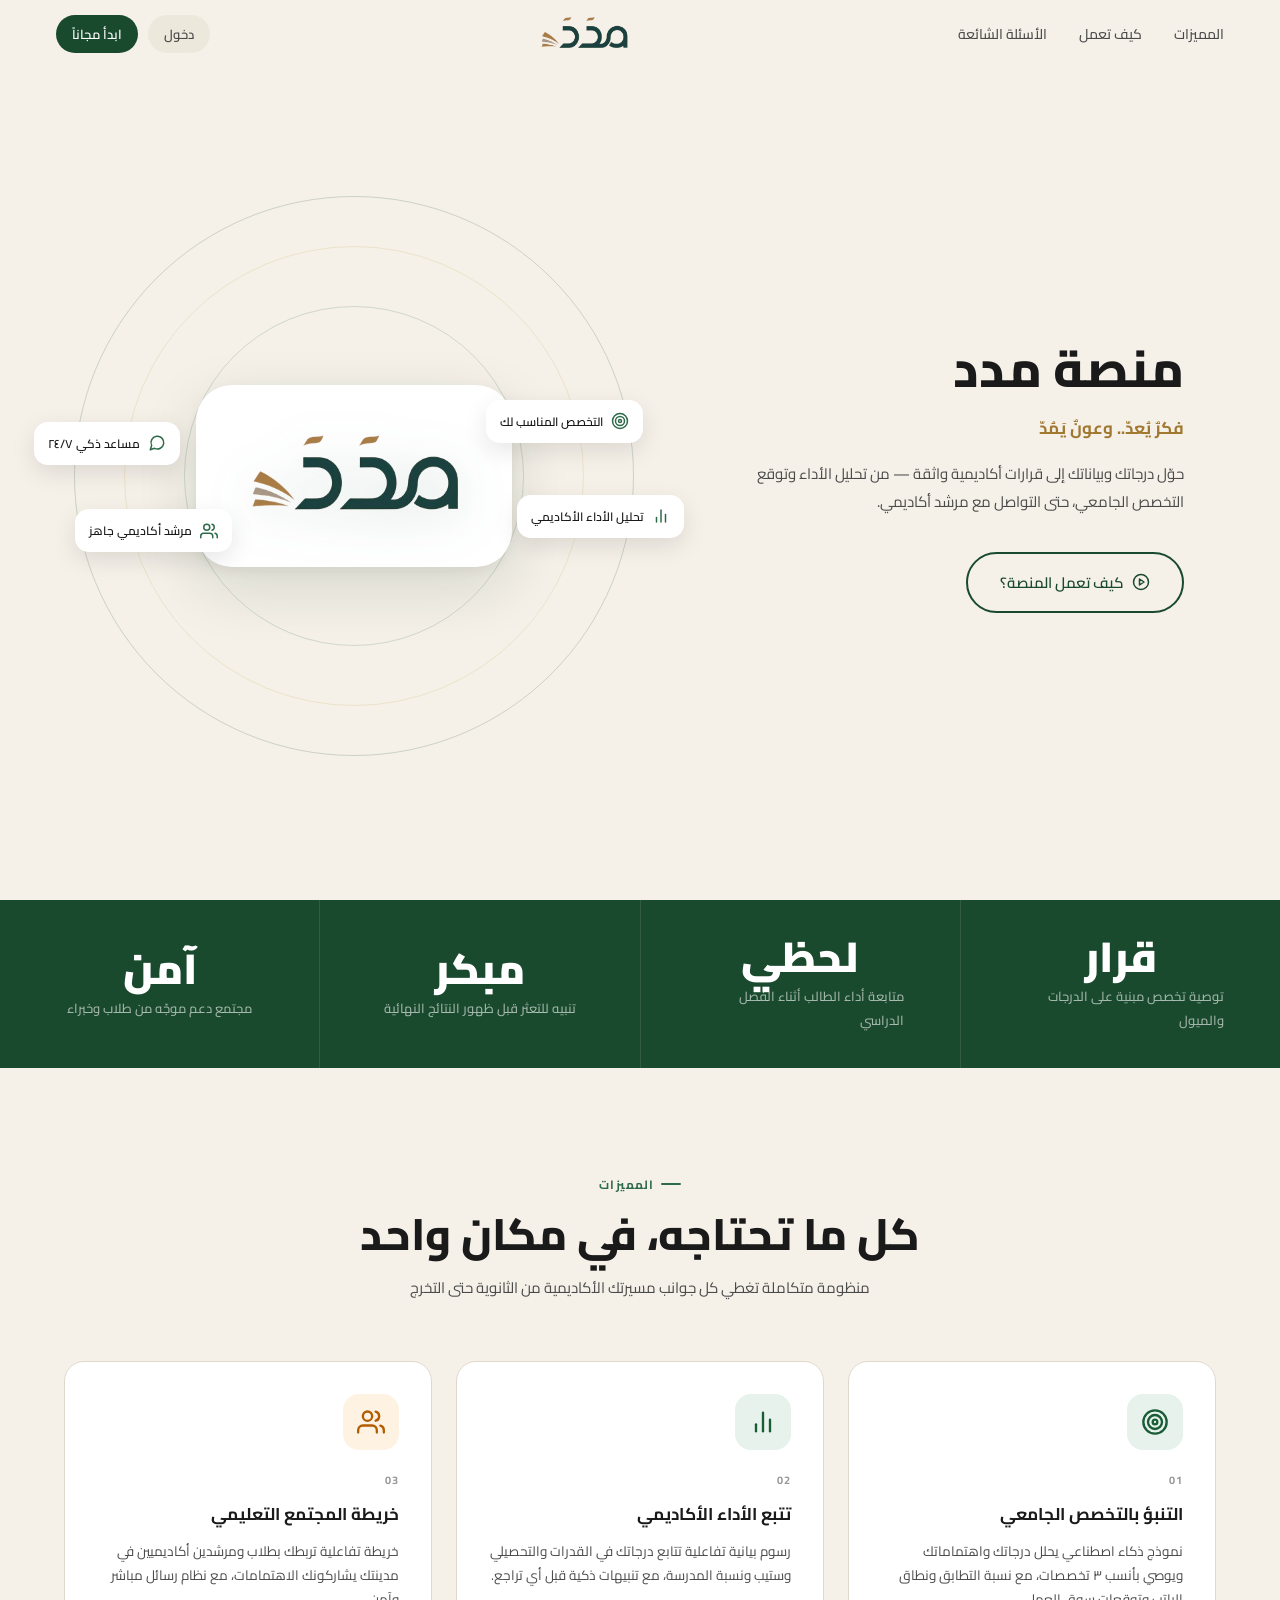
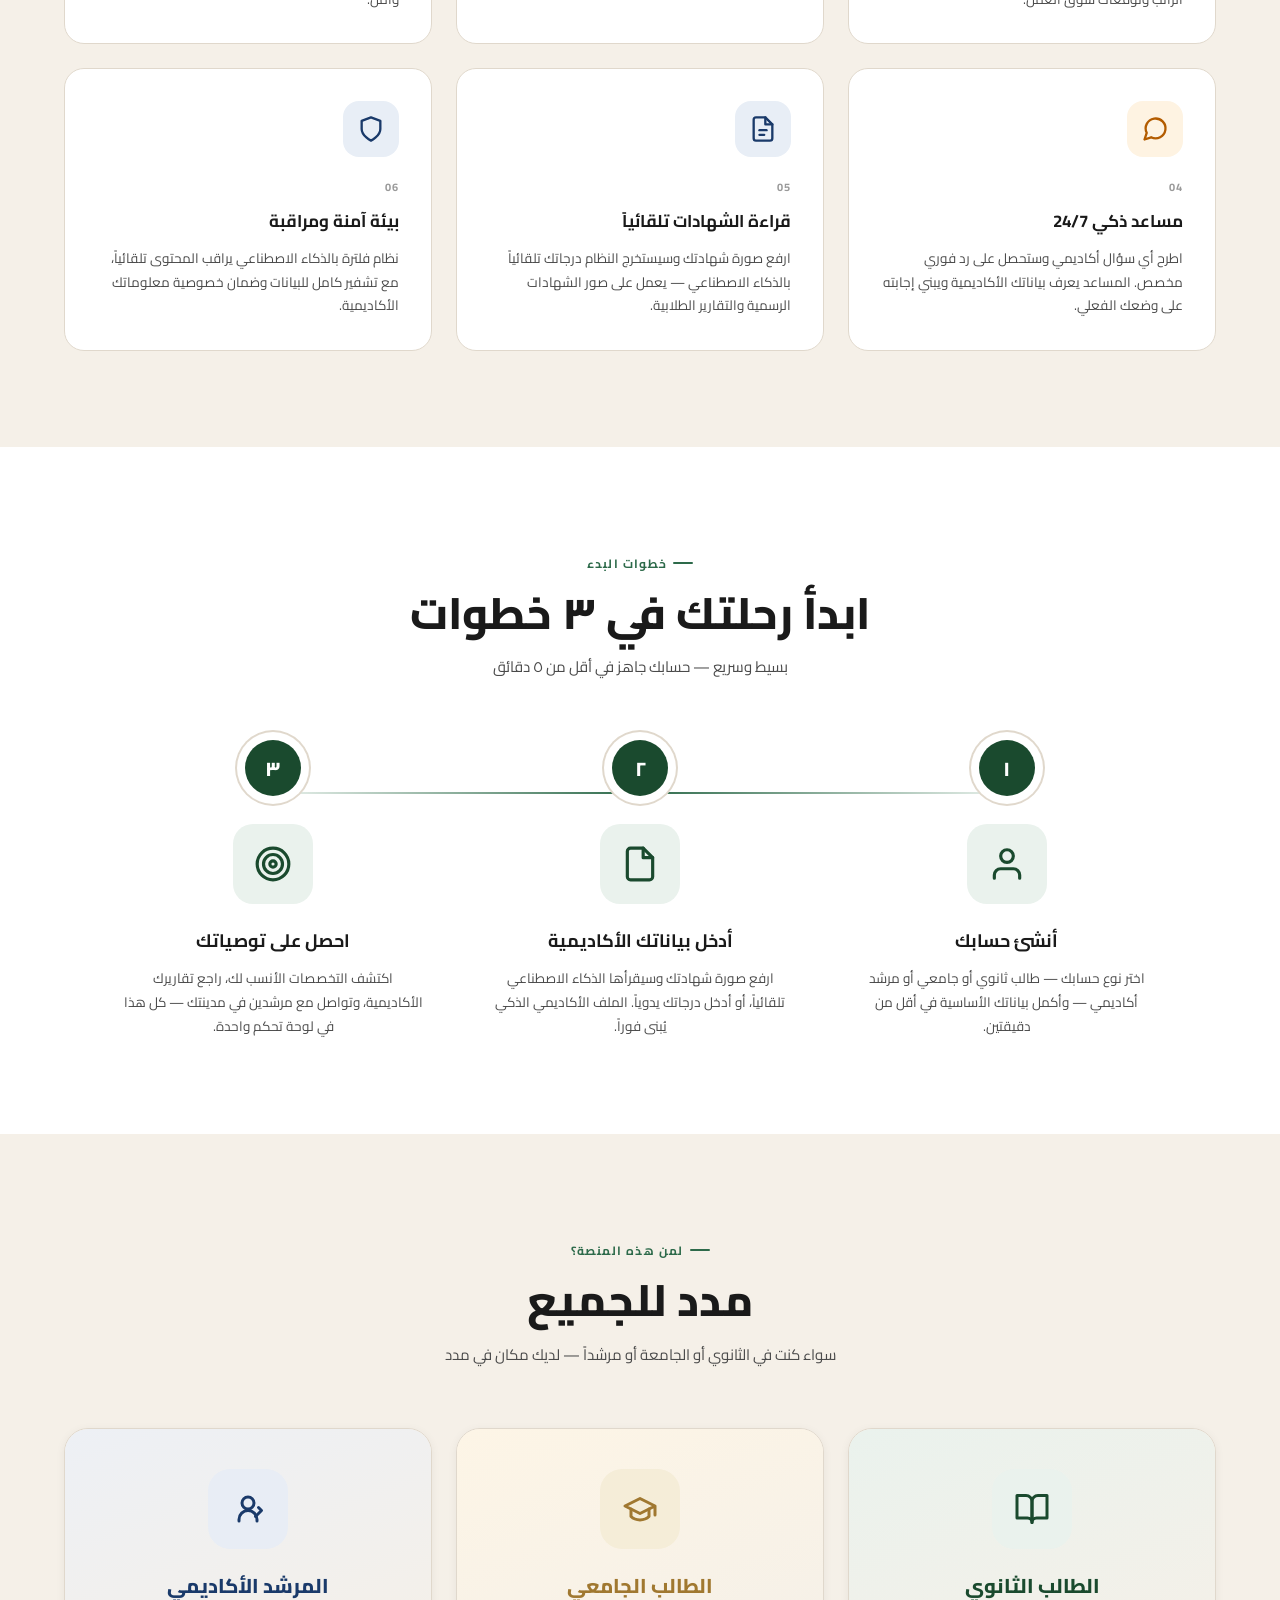
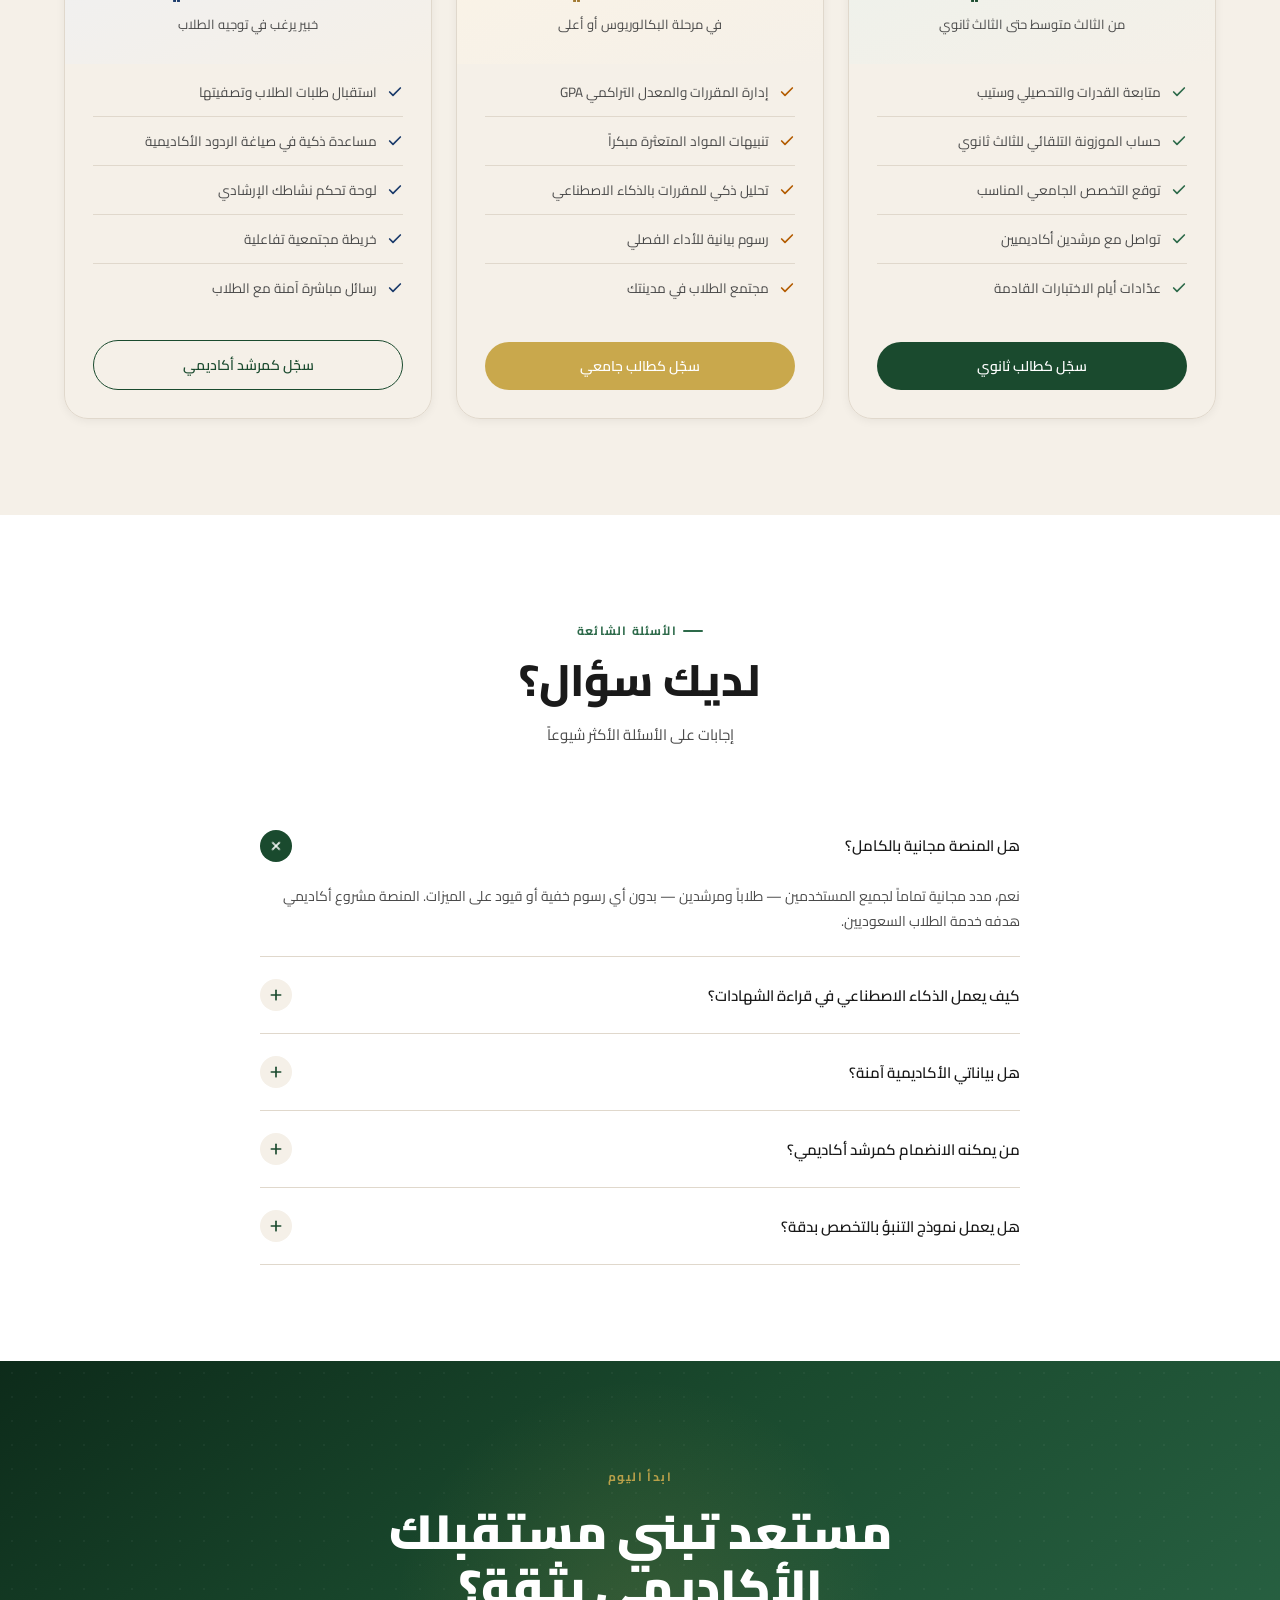
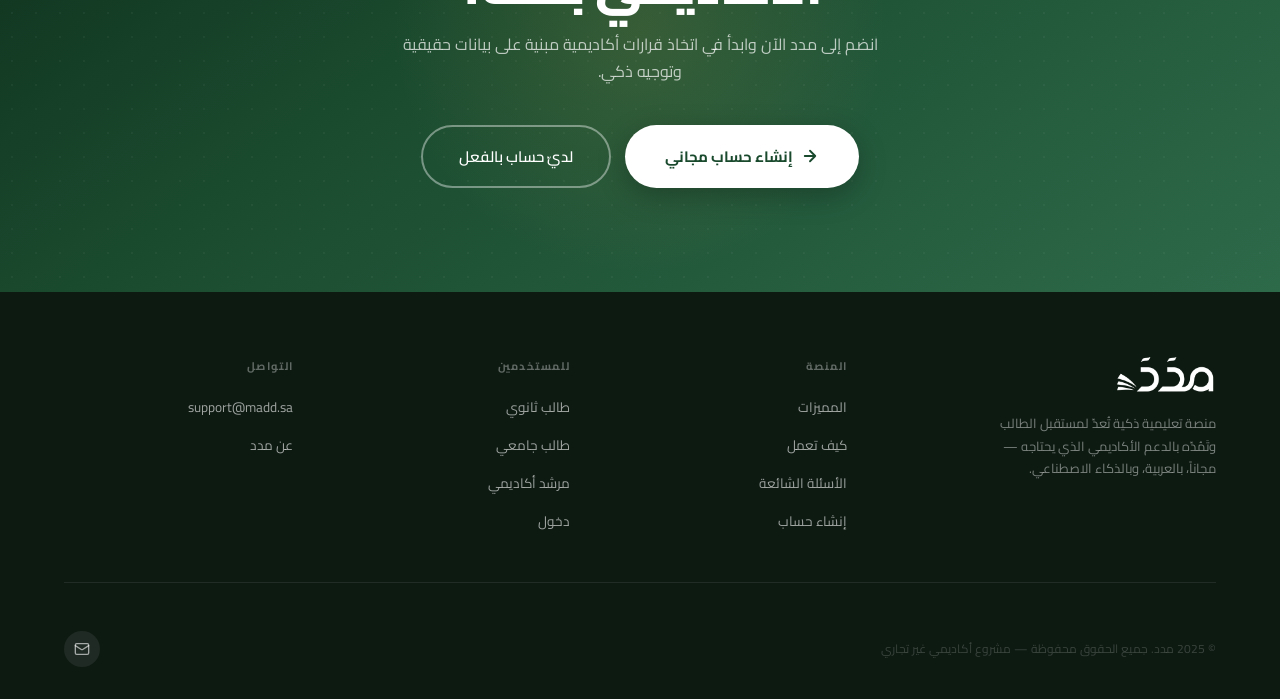
<file: MADD/index.html>
<!doctype html>
<html lang="ar" dir="rtl">
  <head>
    <meta charset="UTF-8" />
    <meta name="viewport" content="width=device-width,initial-scale=1" />
    <title>مدد – فكرٌ يُعدّ.. وعونٌ يَمُدّ</title>
    <link rel="preconnect" href="https://fonts.googleapis.com" />
    <link rel="stylesheet" href="css/main.css" />
    <style>
      :root {
        --nav-h: 68px;
        --ease: cubic-bezier(0.4, 0, 0.2, 1);
      }
      * {
        box-sizing: border-box;
        margin: 0;
        padding: 0;
      }
      html {
        scroll-behavior: smooth;
      }
      body {
        background: var(--bg);
        overflow-x: hidden;
        -webkit-font-smoothing: antialiased;
      }

      /* ══ NAV ══ */
      .l-nav {
        position: fixed;
        top: 0;
        inset-inline: 0;
        z-index: 500;
        height: var(--nav-h);
        display: flex;
        align-items: center;
        justify-content: space-between;
        padding: 0 56px;
        background: rgba(245, 240, 232, 0);
        backdrop-filter: blur(0);
        border-bottom: 1px solid transparent;
        transition:
          background 0.4s var(--ease),
          backdrop-filter 0.4s,
          border-color 0.4s;
      }
      .l-nav.scrolled {
        background: rgba(245, 240, 232, 0.95);
        backdrop-filter: blur(18px);
        border-color: rgba(0, 0, 0, 0.07);
      }
      .nav-logo img {
        height: 36px;
        width: auto;
        object-fit: contain;
        display: block;
      }
      .nav-center {
        display: flex;
        align-items: center;
        gap: 32px;
      }
      .nav-link {
        font-size: 14px;
        color: var(--text-mid);
        text-decoration: none;
        font-weight: 500;
        transition: color 0.2s;
        position: relative;
      }
      .nav-link::after {
        content: "";
        position: absolute;
        bottom: -4px;
        right: 0;
        width: 0;
        height: 2px;
        background: var(--green-main);
        transition: width 0.25s var(--ease);
        border-radius: 2px;
      }
      .nav-link:hover {
        color: var(--green-dark);
      }
      .nav-link:hover::after {
        width: 100%;
      }
      .nav-actions {
        display: flex;
        align-items: center;
        gap: 10px;
      }

      /* ══ HERO ══ */
      .hero {
        display: grid;
        grid-template-columns: 1fr 1fr;
        min-height: 100svh;
        max-width: 1200px;
        margin: 0 auto;
        padding: calc(var(--nav-h) + 48px) 56px 64px;
        gap: 56px;
        align-items: center;
      }
      .hero-text {
        animation: fadeUp 0.7s var(--ease) both;
      }

      .hero-eyebrow {
        display: inline-flex;
        align-items: center;
        gap: 8px;
        background: var(--green-light);
        color: var(--green-dark);
        border-radius: 30px;
        padding: 7px 18px;
        font-size: 13px;
        font-weight: 600;
        margin-bottom: 28px;
      }
      .eyebrow-dot {
        width: 7px;
        height: 7px;
        border-radius: 50%;
        background: var(--green-main);
        box-shadow: 0 0 0 3px rgba(45, 106, 74, 0.2);
        animation: pulse 2s infinite;
      }
      @keyframes pulse {
        0%,
        100% {
          box-shadow: 0 0 0 3px rgba(45, 106, 74, 0.2);
        }
        50% {
          box-shadow: 0 0 0 6px rgba(45, 106, 74, 0.06);
        }
      }

      .hero-headline {
        font-size: clamp(32px, 4vw, 54px);
        font-weight: 800;
        color: var(--text-dark);
        line-height: 1.15;
        margin-bottom: 16px;
        font-family: "Cairo", sans-serif;
      }
      .hero-headline em {
        font-style: normal;
        background: linear-gradient(
          135deg,
          var(--green-main),
          var(--green-dark)
        );
        -webkit-background-clip: text;
        -webkit-text-fill-color: transparent;
        background-clip: text;
      }
      .hero-tagline {
        font-size: 17px;
        color: var(--gold-dark);
        font-weight: 700;
        margin-bottom: 18px;
        font-family: "Cairo", sans-serif;
      }
      .hero-desc {
        font-size: 15px;
        color: var(--text-mid);
        line-height: 1.85;
        max-width: 480px;
        margin-bottom: 36px;
      }

      .hero-cta {
        display: flex;
        gap: 14px;
        flex-wrap: wrap;
        margin-bottom: 40px;
      }
      .btn-hero-primary {
        padding: 15px 36px;
        font-size: 15px;
        font-weight: 700;
        background: linear-gradient(
          135deg,
          var(--green-dark),
          var(--green-main)
        );
        color: white;
        border: none;
        border-radius: 50px;
        cursor: pointer;
        text-decoration: none;
        display: inline-flex;
        align-items: center;
        gap: 8px;
        box-shadow: 0 8px 24px rgba(26, 74, 46, 0.28);
        transition: all 0.25s var(--ease);
      }
      .btn-hero-primary:hover {
        transform: translateY(-3px);
        box-shadow: 0 14px 32px rgba(26, 74, 46, 0.36);
      }
      .btn-hero-outline {
        padding: 14px 32px;
        font-size: 15px;
        font-weight: 600;
        border: 2px solid var(--green-dark);
        color: var(--green-dark);
        background: transparent;
        border-radius: 50px;
        cursor: pointer;
        text-decoration: none;
        display: inline-flex;
        align-items: center;
        gap: 8px;
        transition: all 0.25s var(--ease);
      }
      .btn-hero-outline:hover {
        background: var(--green-dark);
        color: white;
        transform: translateY(-2px);
      }

      .hero-trust {
        display: flex;
        align-items: center;
        gap: 20px;
        flex-wrap: wrap;
      }
      .trust-item {
        display: flex;
        align-items: center;
        gap: 7px;
        font-size: 13px;
        color: var(--text-mid);
      }
      .trust-dot {
        width: 8px;
        height: 8px;
        border-radius: 50%;
        background: var(--green-main);
      }

      /* ══ HERO VISUAL ══ */
      .hero-visual {
        position: relative;
        display: flex;
        align-items: center;
        justify-content: center;
        animation: fadeUp 0.7s var(--ease) 0.15s both;
      }
      .hero-logo-wrap {
        position: relative;
        z-index: 2;
        background: var(--surface);
        border-radius: 36px;
        padding: 48px;
        box-shadow:
          0 20px 60px rgba(26, 74, 46, 0.14),
          0 4px 16px rgba(0, 0, 0, 0.06);
        display: flex;
        align-items: center;
        justify-content: center;
      }
      .hero-logo-wrap img {
        width: clamp(140px, 18vw, 220px);
        height: auto;
        object-fit: contain;
        filter: drop-shadow(0 8px 24px rgba(45, 106, 74, 0.2));
      }

      .hero-ring {
        position: absolute;
        border-radius: 50%;
        border: 1.5px solid;
        opacity: 0.18;
      }
      .hero-ring-1 {
        width: 340px;
        height: 340px;
        border-color: var(--green-main);
      }
      .hero-ring-2 {
        width: 460px;
        height: 460px;
        border-color: var(--gold);
        animation: spin 30s linear infinite;
      }
      .hero-ring-3 {
        width: 560px;
        height: 560px;
        border-color: var(--green-dark);
      }

      .hero-chip {
        position: absolute;
        background: var(--surface);
        border-radius: 14px;
        padding: 10px 14px;
        box-shadow: 0 8px 24px rgba(0, 0, 0, 0.1);
        display: flex;
        align-items: center;
        gap: 8px;
        font-size: 12px;
        font-weight: 600;
        color: var(--text-dark);
        white-space: nowrap;
        z-index: 3;
      }
      .hero-chip svg {
        width: 18px;
        height: 18px;
        color: var(--green-main);
        flex-shrink: 0;
      }
      .chip-1 {
        top: 8%;
        right: -6%;
        animation: float 4s ease-in-out infinite;
      }
      .chip-2 {
        bottom: 16%;
        right: -14%;
        animation: float 4s ease-in-out 0.8s infinite;
      }
      .chip-3 {
        top: 20%;
        left: -12%;
        animation: float 4s ease-in-out 1.4s infinite;
      }
      .chip-4 {
        bottom: 8%;
        left: -4%;
        animation: float 4s ease-in-out 2s infinite;
      }

      @keyframes float {
        0%,
        100% {
          transform: translateY(0);
        }
        50% {
          transform: translateY(-8px);
        }
      }
      @keyframes spin {
        from {
          transform: rotate(0deg);
        }
        to {
          transform: rotate(360deg);
        }
      }
      @keyframes fadeUp {
        from {
          opacity: 0;
          transform: translateY(28px);
        }
        to {
          opacity: 1;
          transform: translateY(0);
        }
      }

      /* ══ STATS BAR ══ */
      .stats-bar {
        background: var(--green-dark);
        display: flex;
        align-items: stretch;
        justify-content: center;
        flex-wrap: wrap;
      }
      .stat-item {
        display: flex;
        flex-direction: column;
        align-items: center;
        justify-content: center;
        padding: 36px 56px;
        border-left: 1px solid rgba(255, 255, 255, 0.1);
        flex: 1;
        min-width: 140px;
      }
      .stat-item:last-child {
        border-left: none;
      }
      .stat-val {
        font-size: clamp(28px, 4vw, 42px);
        font-weight: 900;
        color: white;
        font-family: "Cairo", sans-serif;
        line-height: 1;
        margin-bottom: 6px;
      }
      .stat-val sup {
        font-size: 0.55em;
        color: var(--gold);
      }
      .stat-lbl {
        font-size: 13px;
        color: rgba(255, 255, 255, 0.6);
        font-weight: 500;
      }

      /* ══ SECTIONS ══ */
      .section {
        padding: 96px 64px;
        max-width: 1280px;
        margin: 0 auto;
      }
      .section-full {
        padding: 96px 64px;
      }
      .tag-line {
        display: inline-flex;
        align-items: center;
        gap: 6px;
        font-size: 12px;
        font-weight: 700;
        color: var(--green-main);
        letter-spacing: 0.1em;
        text-transform: uppercase;
        margin-bottom: 12px;
      }
      .tag-line::before {
        content: "";
        width: 20px;
        height: 2px;
        background: var(--green-main);
        border-radius: 2px;
      }
      .section-h {
        font-size: clamp(26px, 3.5vw, 44px);
        font-weight: 800;
        color: var(--text-dark);
        font-family: "Cairo", sans-serif;
        line-height: 1.2;
        margin-bottom: 14px;
      }
      .section-sub {
        font-size: 15px;
        color: var(--text-mid);
        line-height: 1.8;
        max-width: 520px;
      }
      .section-header {
        margin-bottom: 60px;
      }
      .section-header.center {
        text-align: center;
      }
      .section-header.center .section-sub {
        margin: 0 auto;
      }

      /* ══ FEATURES ══ */
      .feat-grid {
        display: grid;
        grid-template-columns: repeat(3, 1fr);
        gap: 24px;
      }
      .feat-card {
        background: var(--surface);
        border-radius: 20px;
        padding: 32px;
        border: 1.5px solid var(--border);
        transition: all 0.3s var(--ease);
        position: relative;
        overflow: hidden;
        cursor: default;
      }
      .feat-card::after {
        content: "";
        position: absolute;
        inset: 0;
        background: linear-gradient(
          135deg,
          var(--green-light) 0%,
          transparent 60%
        );
        opacity: 0;
        transition: opacity 0.3s var(--ease);
        border-radius: 20px;
      }
      .feat-card:hover {
        transform: translateY(-8px);
        box-shadow: 0 20px 60px rgba(0, 0, 0, 0.1);
        border-color: rgba(45, 106, 74, 0.25);
      }
      .feat-card:hover::after {
        opacity: 1;
      }
      .feat-card > * {
        position: relative;
        z-index: 1;
      }
      .f-icon {
        width: 56px;
        height: 56px;
        border-radius: 16px;
        display: flex;
        align-items: center;
        justify-content: center;
        margin-bottom: 20px;
        flex-shrink: 0;
      }
      .f-icon svg {
        width: 28px;
        height: 28px;
      }
      .fi-g {
        background: #e6f2eb;
        color: #1a5c35;
      }
      .fi-o {
        background: #fef3e2;
        color: #b35c00;
      }
      .fi-b {
        background: #e8eef6;
        color: #1a3a6a;
      }
      .feat-num {
        font-size: 11px;
        font-weight: 700;
        color: var(--text-muted);
        letter-spacing: 0.1em;
        margin-bottom: 8px;
      }
      .feat-title {
        font-size: 17px;
        font-weight: 700;
        color: var(--text-dark);
        margin-bottom: 10px;
      }
      .feat-desc {
        font-size: 13.5px;
        color: var(--text-mid);
        line-height: 1.75;
      }

      /* ══ HOW IT WORKS ══ */
      .how-section {
        background: var(--surface);
        padding: 96px 64px;
      }
      .how-grid {
        display: grid;
        grid-template-columns: repeat(3, 1fr);
        gap: 0;
        max-width: 1100px;
        margin: 0 auto;
        position: relative;
      }
      .how-grid::before {
        content: "";
        position: absolute;
        top: 52px;
        right: calc(100% / 6);
        left: calc(100% / 6);
        height: 2px;
        background: linear-gradient(
          90deg,
          var(--green-light),
          var(--green-main),
          var(--green-light)
        );
        z-index: 0;
      }
      .how-card {
        display: flex;
        flex-direction: column;
        align-items: center;
        text-align: center;
        padding: 0 32px;
        position: relative;
        z-index: 1;
      }
      .how-num {
        width: 56px;
        height: 56px;
        border-radius: 50%;
        background: var(--green-dark);
        color: white;
        font-size: 20px;
        font-weight: 800;
        font-family: "Cairo", sans-serif;
        display: flex;
        align-items: center;
        justify-content: center;
        margin-bottom: 28px;
        flex-shrink: 0;
        box-shadow:
          0 0 0 8px white,
          0 0 0 10px var(--border);
      }
      .how-icon {
        width: 80px;
        height: 80px;
        border-radius: 20px;
        background: var(--green-light);
        color: var(--green-dark);
        display: flex;
        align-items: center;
        justify-content: center;
        margin-bottom: 20px;
      }
      .how-icon svg {
        width: 38px;
        height: 38px;
      }
      .how-title {
        font-size: 18px;
        font-weight: 700;
        margin-bottom: 10px;
        color: var(--text-dark);
      }
      .how-desc {
        font-size: 13.5px;
        color: var(--text-mid);
        line-height: 1.75;
      }

      /* ══ USER TYPES ══ */
      .types-grid {
        display: grid;
        grid-template-columns: repeat(3, 1fr);
        gap: 24px;
      }
      .type-card-new {
        border-radius: 24px;
        overflow: hidden;
        box-shadow: var(--shadow-sm);
        border: 1.5px solid var(--border);
        transition: all 0.3s var(--ease);
        display: flex;
        flex-direction: column;
      }
      .type-card-new:hover {
        transform: translateY(-6px);
        box-shadow: var(--shadow);
      }
      .type-head-new {
        padding: 40px 28px 28px;
        display: flex;
        flex-direction: column;
        align-items: center;
        text-align: center;
      }
      .type-icon-big {
        width: 80px;
        height: 80px;
        border-radius: 22px;
        display: flex;
        align-items: center;
        justify-content: center;
        margin-bottom: 18px;
      }
      .type-icon-big svg {
        width: 36px;
        height: 36px;
      }
      .type-name-new {
        font-size: 20px;
        font-weight: 800;
        margin-bottom: 8px;
        font-family: "Cairo", sans-serif;
      }
      .type-tagline {
        font-size: 13px;
        color: var(--text-mid);
      }
      .type-body {
        padding: 4px 28px 28px;
        flex: 1;
        display: flex;
        flex-direction: column;
        gap: 0;
      }
      .type-feat {
        display: flex;
        align-items: center;
        gap: 10px;
        padding: 11px 0;
        border-bottom: 1px solid var(--border);
        font-size: 13.5px;
        color: var(--text-mid);
      }
      .type-feat:last-child {
        border-bottom: none;
      }
      .type-feat svg {
        width: 16px;
        height: 16px;
        flex-shrink: 0;
      }
      .type-foot {
        padding: 0 28px 28px;
      }

      /* ══ FAQ ══ */
      .faq-wrap {
        max-width: 760px;
        margin: 0 auto;
      }
      .faq-item {
        border-bottom: 1px solid var(--border);
      }
      .faq-q {
        display: flex;
        align-items: center;
        justify-content: space-between;
        padding: 22px 0;
        cursor: pointer;
        font-size: 15px;
        font-weight: 600;
        color: var(--text-dark);
        gap: 16px;
        transition: color 0.2s;
        user-select: none;
      }
      .faq-q:hover {
        color: var(--green-dark);
      }
      .faq-icon {
        width: 32px;
        height: 32px;
        border-radius: 50%;
        background: var(--bg);
        flex-shrink: 0;
        display: flex;
        align-items: center;
        justify-content: center;
        transition: all 0.3s var(--ease);
      }
      .faq-icon svg {
        width: 16px;
        height: 16px;
        color: var(--green-dark);
        transition: transform 0.3s var(--ease);
      }
      .faq-item.open .faq-icon {
        background: var(--green-dark);
      }
      .faq-item.open .faq-icon svg {
        transform: rotate(45deg);
        color: white;
      }
      .faq-a {
        font-size: 14px;
        color: var(--text-mid);
        line-height: 1.8;
        max-height: 0;
        overflow: hidden;
        transition:
          max-height 0.35s var(--ease),
          padding 0.3s;
        padding: 0;
      }
      .faq-item.open .faq-a {
        max-height: 200px;
        padding-bottom: 22px;
      }

      /* ══ CTA ══ */
      .cta-section {
        position: relative;
        overflow: hidden;
        background: linear-gradient(
          145deg,
          #0d2b1a 0%,
          #1a4a2e 40%,
          #2d6a4a 100%
        );
        padding: 104px 64px;
        text-align: center;
      }
      .cta-section::before {
        content: "";
        position: absolute;
        inset: 0;
        background-image: radial-gradient(
          circle,
          rgba(255, 255, 255, 0.04) 1px,
          transparent 1px
        );
        background-size: 24px 24px;
      }
      .cta-section::after {
        content: "";
        position: absolute;
        width: 500px;
        height: 500px;
        border-radius: 50%;
        background: radial-gradient(
          circle,
          rgba(201, 168, 76, 0.15),
          transparent 70%
        );
        top: 50%;
        left: 50%;
        transform: translate(-50%, -50%);
        pointer-events: none;
      }
      .cta-section > * {
        position: relative;
        z-index: 1;
      }
      .cta-label {
        font-size: 12px;
        font-weight: 700;
        letter-spacing: 0.12em;
        color: rgba(201, 168, 76, 0.9);
        text-transform: uppercase;
        margin-bottom: 16px;
      }
      .cta-h {
        font-size: clamp(28px, 4vw, 48px);
        font-weight: 900;
        color: white;
        font-family: "Cairo", sans-serif;
        line-height: 1.15;
        margin-bottom: 16px;
      }
      .cta-sub {
        font-size: 16px;
        color: rgba(255, 255, 255, 0.7);
        margin-bottom: 40px;
        max-width: 480px;
        margin-left: auto;
        margin-right: auto;
        line-height: 1.7;
      }
      .cta-btns {
        display: flex;
        gap: 14px;
        justify-content: center;
        flex-wrap: wrap;
      }
      .btn-cta-white {
        padding: 16px 40px;
        font-size: 15px;
        font-weight: 700;
        background: white;
        color: var(--green-dark);
        border: none;
        border-radius: 50px;
        cursor: pointer;
        text-decoration: none;
        display: inline-flex;
        align-items: center;
        gap: 8px;
        box-shadow: 0 8px 28px rgba(0, 0, 0, 0.25);
        transition: all 0.25s var(--ease);
      }
      .btn-cta-white:hover {
        transform: translateY(-3px);
        box-shadow: 0 14px 40px rgba(0, 0, 0, 0.3);
      }
      .btn-cta-outline {
        padding: 15px 36px;
        font-size: 15px;
        font-weight: 600;
        border: 2px solid rgba(255, 255, 255, 0.4);
        color: white;
        background: transparent;
        border-radius: 50px;
        cursor: pointer;
        text-decoration: none;
        display: inline-flex;
        align-items: center;
        gap: 8px;
        transition: all 0.25s var(--ease);
      }
      .btn-cta-outline:hover {
        background: rgba(255, 255, 255, 0.12);
        border-color: rgba(255, 255, 255, 0.7);
      }

      /* ══ FOOTER ══ */
      .l-footer {
        background: #0d1a12;
        padding: 64px 64px 32px;
      }
      .footer-grid {
        display: grid;
        grid-template-columns: 1.4fr 1fr 1fr 1fr;
        gap: 48px;
        max-width: 1280px;
        margin: 0 auto 48px;
        padding-bottom: 48px;
        border-bottom: 1px solid rgba(255, 255, 255, 0.08);
      }
      .footer-brand img {
        height: 40px;
        width: auto;
        object-fit: contain;
        filter: brightness(0) invert(1);
        margin-bottom: 16px;
        display: block;
      }
      .footer-brand-desc {
        font-size: 13px;
        color: rgba(255, 255, 255, 0.45);
        line-height: 1.75;
        max-width: 240px;
      }
      .footer-col-title {
        font-size: 11px;
        font-weight: 700;
        color: rgba(255, 255, 255, 0.35);
        letter-spacing: 0.1em;
        text-transform: uppercase;
        margin-bottom: 18px;
      }
      .footer-col-links {
        display: flex;
        flex-direction: column;
        gap: 12px;
      }
      .f-link {
        font-size: 13.5px;
        color: rgba(255, 255, 255, 0.6);
        text-decoration: none;
        transition: color 0.2s;
      }
      .f-link:hover {
        color: white;
      }
      .footer-bottom {
        display: flex;
        align-items: center;
        justify-content: space-between;
        max-width: 1280px;
        margin: 0 auto;
        flex-wrap: wrap;
        gap: 12px;
      }
      .footer-copy {
        font-size: 12px;
        color: rgba(255, 255, 255, 0.3);
      }
      .footer-social {
        display: flex;
        gap: 10px;
      }
      .social-btn {
        width: 36px;
        height: 36px;
        border-radius: 50%;
        background: rgba(255, 255, 255, 0.07);
        display: flex;
        align-items: center;
        justify-content: center;
        transition: background 0.2s;
        cursor: pointer;
        border: none;
      }
      .social-btn:hover {
        background: rgba(255, 255, 255, 0.14);
      }
      .social-btn svg {
        width: 16px;
        height: 16px;
        color: rgba(255, 255, 255, 0.6);
      }

      /* ══ SCROLL ANIMATION ══ */
      .reveal {
        opacity: 0;
        transform: translateY(28px);
        transition:
          opacity 0.65s var(--ease),
          transform 0.65s var(--ease);
      }
      .reveal.visible {
        opacity: 1;
        transform: translateY(0);
      }
      .reveal.d1 {
        transition-delay: 0.05s;
      }
      .reveal.d2 {
        transition-delay: 0.12s;
      }
      .reveal.d3 {
        transition-delay: 0.19s;
      }
      .reveal.d4 {
        transition-delay: 0.26s;
      }
      .reveal.d5 {
        transition-delay: 0.33s;
      }
      .reveal.d6 {
        transition-delay: 0.4s;
      }

      /* ══ MODAL ══ */
      .modal-overlay {
        position: fixed;
        inset: 0;
        background: rgba(0, 0, 0, 0.5);
        display: none;
        align-items: center;
        justify-content: center;
        z-index: 1000;
        padding: 24px;
        backdrop-filter: blur(4px);
      }
      .modal-overlay.show {
        display: flex;
      }
      .modal-box {
        background: var(--surface);
        border-radius: 20px;
        padding: 36px;
        max-width: 560px;
        width: 100%;
        max-height: 90vh;
        overflow-y: auto;
        box-shadow: 0 24px 80px rgba(0, 0, 0, 0.18);
      }
      .modal-title {
        font-size: 20px;
        font-weight: 700;
        margin-bottom: 20px;
        color: var(--text-dark);
      }

      /* ══ RESPONSIVE ══ */
      @media (max-width: 1024px) {
        .feat-grid {
          grid-template-columns: repeat(2, 1fr);
        }
        .types-grid {
          grid-template-columns: repeat(2, 1fr);
        }
        .footer-grid {
          grid-template-columns: 1fr 1fr;
        }
      }
      @media (max-width: 768px) {
        .l-nav {
          padding: 0 20px;
        }
        .nav-center {
          display: none;
        }
        .hero {
          grid-template-columns: 1fr;
          padding: calc(var(--nav-h)+40px) 20px 48px;
          min-height: auto;
          gap: 32px;
        }
        .hero-visual {
          display: none;
        }
        .section,
        .section-full,
        .how-section {
          padding: 64px 20px;
        }
        .feat-grid {
          grid-template-columns: 1fr;
        }
        .how-grid {
          grid-template-columns: 1fr;
          gap: 40px;
        }
        .how-grid::before {
          display: none;
        }
        .types-grid {
          grid-template-columns: 1fr;
        }
        .stats-bar {
          padding: 0;
        }
        .stat-item {
          padding: 24px 28px;
          border-left: none;
          border-bottom: 1px solid rgba(255, 255, 255, 0.1);
        }
        .cta-section {
          padding: 64px 20px;
        }
        .l-footer {
          padding: 48px 20px 24px;
        }
        .footer-grid {
          grid-template-columns: 1fr;
        }
      }
    </style>
  </head>
  <body>
    <!-- ══ NAV ══ -->
    <nav class="l-nav" id="nav">
      <div class="nav-center">
        <a href="#features" class="nav-link">المميزات</a>
        <a href="#how" class="nav-link">كيف تعمل</a>
        <a href="#faq" class="nav-link">الأسئلة الشائعة</a>
      </div>
      <a href="index.html" class="nav-logo">
        <img src="images/logo.png" alt="مدد" />
      </a>
      <div class="nav-actions">
        <a href="login.html" class="btn btn-ghost btn-sm">دخول</a>
        <a href="register.html" class="btn btn-primary btn-sm">ابدأ مجاناً</a>
      </div>
    </nav>

    <!-- ══ HERO ══ -->
    <section class="hero">
      <div class="hero-text">
        <!-- <div class="hero-eyebrow">
          <div class="eyebrow-dot"></div>
          منصة تعليمية ذكية
        </div> -->

        <h1 class="hero-headline">
          منصة مدد<em></em>
        </h1>

        <p class="hero-tagline">فكرٌ يُعدّ.. وعونٌ يَمُدّ</p>

        <p class="hero-desc">
          حوّل درجاتك وبياناتك إلى قرارات أكاديمية واثقة — من تحليل الأداء وتوقع
          التخصص الجامعي، حتى التواصل مع مرشد أكاديمي.
        </p>

        <!-- <div class="hero-cta">
          <a href="register.html" class="btn-hero-primary">
            <svg
              viewBox="0 0 24 24"
              fill="none"
              stroke="currentColor"
              stroke-width="2.5"
              stroke-linecap="round"
              stroke-linejoin="round"
              style="width: 18px; height: 18px"
            >
              <path d="M5 12h14M12 5l7 7-7 7" />
            </svg>
            ابدأ رحلتك مجاناً
          </a> -->
          <a href="#how" class="btn-hero-outline">
            <svg
              viewBox="0 0 24 24"
              fill="none"
              stroke="currentColor"
              stroke-width="2"
              stroke-linecap="round"
              stroke-linejoin="round"
              style="width: 18px; height: 18px"
            >
              <circle cx="12" cy="12" r="10" />
              <polygon points="10 8 16 12 10 16 10 8" />
            </svg>
            كيف تعمل المنصة؟
          </a>
        </div>

        <!-- <div class="hero-trust">
          <div class="trust-item">
            <div class="trust-dot"></div>
            ذكاء اصطناعي متقدم
          </div>
          <div class="trust-item">
            <div class="trust-dot"></div>
            بدون بطاقة ائتمان
          </div>
          <div class="trust-item">
            <div class="trust-dot"></div>
            خصوصية مضمونة
          </div>
          <div class="trust-item">
            <div class="trust-dot"></div>
            مجتمع تعليمي حقيقي
          </div>
        </div> -->
      </div>

      <!-- Visual side -->
      <div class="hero-visual">
        <div class="hero-ring hero-ring-1"></div>
        <div class="hero-ring hero-ring-2"></div>
        <div class="hero-ring hero-ring-3"></div>

        <div class="hero-logo-wrap">
          <img src="images/logo.png" alt="مدد" />
        </div>

        <!-- Floating chips -->
        <div class="hero-chip chip-1">
          <svg
            viewBox="0 0 24 24"
            fill="none"
            stroke="currentColor"
            stroke-width="2"
            stroke-linecap="round"
            stroke-linejoin="round"
          >
            <circle cx="12" cy="12" r="10" />
            <circle cx="12" cy="12" r="6" />
            <circle cx="12" cy="12" r="2" />
          </svg>
          التخصص المناسب لك
        </div>
        <div class="hero-chip chip-2">
          <svg
            viewBox="0 0 24 24"
            fill="none"
            stroke="currentColor"
            stroke-width="2"
            stroke-linecap="round"
            stroke-linejoin="round"
          >
            <line x1="18" y1="20" x2="18" y2="10" />
            <line x1="12" y1="20" x2="12" y2="4" />
            <line x1="6" y1="20" x2="6" y2="14" />
          </svg>
          تحليل الأداء الأكاديمي
        </div>
        <div class="hero-chip chip-3">
          <svg
            viewBox="0 0 24 24"
            fill="none"
            stroke="currentColor"
            stroke-width="2"
            stroke-linecap="round"
            stroke-linejoin="round"
          >
            <path d="m3 21 1.9-5.7a8.5 8.5 0 1 1 3.8 3.8z" />
          </svg>
          مساعد ذكي ٢٤/٧
        </div>
        <div class="hero-chip chip-4">
          <svg
            viewBox="0 0 24 24"
            fill="none"
            stroke="currentColor"
            stroke-width="2"
            stroke-linecap="round"
            stroke-linejoin="round"
          >
            <path d="M17 21v-2a4 4 0 0 0-4-4H5a4 4 0 0 0-4 4v2" />
            <circle cx="9" cy="7" r="4" />
            <path d="M23 21v-2a4 4 0 0 0-3-3.87" />
            <path d="M16 3.13a4 4 0 0 1 0 7.75" />
          </svg>
          مرشد أكاديمي جاهز
        </div>
      </div>
    </section>

    <!-- ══ IMPACT BAR ══ -->
    <div class="stats-bar">
      <div class="stat-item reveal d1">
        <div class="stat-val">قرار</div>
        <div class="stat-lbl">توصية تخصص مبنية على الدرجات والميول</div>
      </div>

      <div class="stat-item reveal d2">
        <div class="stat-val">لحظي</div>
        <div class="stat-lbl">متابعة أداء الطالب أثناء الفصل الدراسي</div>
      </div>

      <div class="stat-item reveal d3">
        <div class="stat-val">مبكر</div>
        <div class="stat-lbl">تنبيه للتعثر قبل ظهور النتائج النهائية</div>
      </div>

      <div class="stat-item reveal d4">
        <div class="stat-val">آمن</div>
        <div class="stat-lbl">مجتمع دعم موجّه من طلاب وخبراء</div>
      </div>
    </div>

    <!-- ══ FEATURES ══ -->
    <div class="section" id="features">
      <div class="section-header center">
        <div class="tag-line">المميزات</div>
        <h2 class="section-h">كل ما تحتاجه، في مكان واحد</h2>
        <p class="section-sub">
          منظومة متكاملة تغطي كل جوانب مسيرتك الأكاديمية من الثانوية حتى التخرج
        </p>
      </div>
      <div class="feat-grid">
        <div class="feat-card reveal d1">
          <div class="f-icon fi-g">
            <svg
              viewBox="0 0 24 24"
              fill="none"
              stroke="currentColor"
              stroke-width="2"
              stroke-linecap="round"
              stroke-linejoin="round"
            >
              <circle cx="12" cy="12" r="10" />
              <circle cx="12" cy="12" r="6" />
              <circle cx="12" cy="12" r="2" />
            </svg>
          </div>
          <div class="feat-num">01</div>
          <div class="feat-title">التنبؤ بالتخصص الجامعي</div>
          <p class="feat-desc">
            نموذج ذكاء اصطناعي يحلل درجاتك واهتماماتك ويوصي بأنسب ٣ تخصصات، مع
            نسبة التطابق ونطاق الراتب وتوقعات سوق العمل.
          </p>
        </div>
        <div class="feat-card reveal d2">
          <div class="f-icon fi-g">
            <svg
              viewBox="0 0 24 24"
              fill="none"
              stroke="currentColor"
              stroke-width="2"
              stroke-linecap="round"
              stroke-linejoin="round"
            >
              <line x1="18" y1="20" x2="18" y2="10" />
              <line x1="12" y1="20" x2="12" y2="4" />
              <line x1="6" y1="20" x2="6" y2="14" />
            </svg>
          </div>
          <div class="feat-num">02</div>
          <div class="feat-title">تتبع الأداء الأكاديمي</div>
          <p class="feat-desc">
            رسوم بيانية تفاعلية تتابع درجاتك في القدرات والتحصيلي وستيب ونسبة
            المدرسة، مع تنبيهات ذكية قبل أي تراجع.
          </p>
        </div>
        <div class="feat-card reveal d3">
          <div class="f-icon fi-o">
            <svg
              viewBox="0 0 24 24"
              fill="none"
              stroke="currentColor"
              stroke-width="2"
              stroke-linecap="round"
              stroke-linejoin="round"
            >
              <path d="M17 21v-2a4 4 0 0 0-4-4H5a4 4 0 0 0-4 4v2" />
              <circle cx="9" cy="7" r="4" />
              <path d="M23 21v-2a4 4 0 0 0-3-3.87" />
              <path d="M16 3.13a4 4 0 0 1 0 7.75" />
            </svg>
          </div>
          <div class="feat-num">03</div>
          <div class="feat-title">خريطة المجتمع التعليمي</div>
          <p class="feat-desc">
            خريطة تفاعلية تربطك بطلاب ومرشدين أكاديميين في مدينتك يشاركونك
            الاهتمامات، مع نظام رسائل مباشر وآمن.
          </p>
        </div>
        <div class="feat-card reveal d4">
          <div class="f-icon fi-o">
            <svg
              viewBox="0 0 24 24"
              fill="none"
              stroke="currentColor"
              stroke-width="2"
              stroke-linecap="round"
              stroke-linejoin="round"
            >
              <path d="m3 21 1.9-5.7a8.5 8.5 0 1 1 3.8 3.8z" />
            </svg>
          </div>
          <div class="feat-num">04</div>
          <div class="feat-title">مساعد ذكي 24/7</div>
          <p class="feat-desc">
            اطرح أي سؤال أكاديمي وستحصل على رد فوري مخصص. المساعد يعرف بياناتك
            الأكاديمية ويبني إجابته على وضعك الفعلي.
          </p>
        </div>
        <div class="feat-card reveal d5">
          <div class="f-icon fi-b">
            <svg
              viewBox="0 0 24 24"
              fill="none"
              stroke="currentColor"
              stroke-width="2"
              stroke-linecap="round"
              stroke-linejoin="round"
            >
              <path
                d="M14 2H6a2 2 0 0 0-2 2v16a2 2 0 0 0 2 2h12a2 2 0 0 0 2-2V8z"
              />
              <polyline points="14 2 14 8 20 8" />
              <path d="M9 13h6" />
              <path d="M9 17h4" />
            </svg>
          </div>
          <div class="feat-num">05</div>
          <div class="feat-title">قراءة الشهادات تلقائياً</div>
          <p class="feat-desc">
            ارفع صورة شهادتك وسيستخرج النظام درجاتك تلقائياً بالذكاء الاصطناعي —
            يعمل على صور الشهادات الرسمية والتقارير الطلابية.
          </p>
        </div>
        <div class="feat-card reveal d6">
          <div class="f-icon fi-b">
            <svg
              viewBox="0 0 24 24"
              fill="none"
              stroke="currentColor"
              stroke-width="2"
              stroke-linecap="round"
              stroke-linejoin="round"
            >
              <path d="M12 22s8-4 8-10V5l-8-3-8 3v7c0 6 8 10 8 10z" />
            </svg>
          </div>
          <div class="feat-num">06</div>
          <div class="feat-title">بيئة آمنة ومراقبة</div>
          <p class="feat-desc">
            نظام فلترة بالذكاء الاصطناعي يراقب المحتوى تلقائياً، مع تشفير كامل
            للبيانات وضمان خصوصية معلوماتك الأكاديمية.
          </p>
        </div>
      </div>
    </div>

    <!-- ══ HOW IT WORKS ══ -->
    <div class="how-section" id="how">
      <div style="max-width: 1280px; margin: 0 auto">
        <div class="section-header center">
          <div class="tag-line">خطوات البدء</div>
          <h2 class="section-h">ابدأ رحلتك في ٣ خطوات</h2>
          <p class="section-sub">بسيط وسريع — حسابك جاهز في أقل من ٥ دقائق</p>
        </div>
        <div class="how-grid">
          <div class="how-card reveal d1">
            <div class="how-num">١</div>
            <div class="how-icon">
              <svg
                viewBox="0 0 24 24"
                fill="none"
                stroke="currentColor"
                stroke-width="2"
                stroke-linecap="round"
                stroke-linejoin="round"
              >
                <path d="M20 21v-2a4 4 0 0 0-4-4H8a4 4 0 0 0-4 4v2" />
                <circle cx="12" cy="7" r="4" />
              </svg>
            </div>
            <div class="how-title">أنشئ حسابك</div>
            <p class="how-desc">
              اختر نوع حسابك — طالب ثانوي أو جامعي أو مرشد أكاديمي — وأكمل
              بياناتك الأساسية في أقل من دقيقتين.
            </p>
          </div>
          <div class="how-card reveal d2">
            <div class="how-num">٢</div>
            <div class="how-icon">
              <svg
                viewBox="0 0 24 24"
                fill="none"
                stroke="currentColor"
                stroke-width="2"
                stroke-linecap="round"
                stroke-linejoin="round"
              >
                <path
                  d="M14 2H6a2 2 0 0 0-2 2v16a2 2 0 0 0 2 2h12a2 2 0 0 0 2-2V8z"
                />
                <polyline points="14 2 14 8 20 8" />
              </svg>
            </div>
            <div class="how-title">أدخل بياناتك الأكاديمية</div>
            <p class="how-desc">
              ارفع صورة شهادتك وسيقرأها الذكاء الاصطناعي تلقائياً، أو أدخل
              درجاتك يدوياً. الملف الأكاديمي الذكي يُبنى فوراً.
            </p>
          </div>
          <div class="how-card reveal d3">
            <div class="how-num">٣</div>
            <div class="how-icon">
              <svg
                viewBox="0 0 24 24"
                fill="none"
                stroke="currentColor"
                stroke-width="2"
                stroke-linecap="round"
                stroke-linejoin="round"
              >
                <circle cx="12" cy="12" r="10" />
                <circle cx="12" cy="12" r="6" />
                <circle cx="12" cy="12" r="2" />
              </svg>
            </div>
            <div class="how-title">احصل على توصياتك</div>
            <p class="how-desc">
              اكتشف التخصصات الأنسب لك، راجع تقاريرك الأكاديمية، وتواصل مع
              مرشدين في مدينتك — كل هذا في لوحة تحكم واحدة.
            </p>
          </div>
        </div>
      </div>
    </div>

    <!-- ══ USER TYPES ══ -->
    <div class="section">
      <div class="section-header center">
        <div class="tag-line">لمن هذه المنصة؟</div>
        <h2 class="section-h">مدد للجميع</h2>
        <p class="section-sub">
          سواء كنت في الثانوي أو الجامعة أو مرشداً — لديك مكان في مدد
        </p>
      </div>
      <div class="types-grid">
        <div class="type-card-new reveal d1">
          <div
            class="type-head-new"
            style="
              background: linear-gradient(160deg, #eaf2ed 0%, #f5f0e8 100%);
            "
          >
            <div
              class="type-icon-big"
              style="background: var(--green-light); color: var(--green-dark)"
            >
              <svg
                viewBox="0 0 24 24"
                fill="none"
                stroke="currentColor"
                stroke-width="2"
                stroke-linecap="round"
                stroke-linejoin="round"
              >
                <path d="M2 3h6a4 4 0 0 1 4 4v14a3 3 0 0 0-3-3H2z" />
                <path d="M22 3h-6a4 4 0 0 0-4 4v14a3 3 0 0 1 3-3h7z" />
              </svg>
            </div>
            <div class="type-name-new" style="color: var(--green-dark)">
              الطالب الثانوي
            </div>
            <div class="type-tagline">من الثالث متوسط حتى الثالث ثانوي</div>
          </div>
          <div class="type-body">
            <div class="type-feat">
              <svg
                viewBox="0 0 24 24"
                fill="none"
                stroke="#2d6a4a"
                stroke-width="2.5"
                stroke-linecap="round"
                stroke-linejoin="round"
              >
                <polyline points="20 6 9 17 4 12" /></svg
              >متابعة القدرات والتحصيلي وستيب
            </div>
            <div class="type-feat">
              <svg
                viewBox="0 0 24 24"
                fill="none"
                stroke="#2d6a4a"
                stroke-width="2.5"
                stroke-linecap="round"
                stroke-linejoin="round"
              >
                <polyline points="20 6 9 17 4 12" /></svg
              >حساب الموزونة التلقائي للثالث ثانوي
            </div>
            <div class="type-feat">
              <svg
                viewBox="0 0 24 24"
                fill="none"
                stroke="#2d6a4a"
                stroke-width="2.5"
                stroke-linecap="round"
                stroke-linejoin="round"
              >
                <polyline points="20 6 9 17 4 12" /></svg
              >توقع التخصص الجامعي المناسب
            </div>
            <div class="type-feat">
              <svg
                viewBox="0 0 24 24"
                fill="none"
                stroke="#2d6a4a"
                stroke-width="2.5"
                stroke-linecap="round"
                stroke-linejoin="round"
              >
                <polyline points="20 6 9 17 4 12" /></svg
              >تواصل مع مرشدين أكاديميين
            </div>
            <div class="type-feat">
              <svg
                viewBox="0 0 24 24"
                fill="none"
                stroke="#2d6a4a"
                stroke-width="2.5"
                stroke-linecap="round"
                stroke-linejoin="round"
              >
                <polyline points="20 6 9 17 4 12" /></svg
              >عدّادات أيام الاختبارات القادمة
            </div>
          </div>
          <div class="type-foot">
            <a
              href="register.html?type=secondary"
              class="btn btn-primary btn-full"
              >سجّل كطالب ثانوي</a
            >
          </div>
        </div>

        <div class="type-card-new reveal d2">
          <div
            class="type-head-new"
            style="
              background: linear-gradient(160deg, #fdf5e6 0%, #f5f0e8 100%);
            "
          >
            <div
              class="type-icon-big"
              style="background: var(--gold-light); color: var(--gold-dark)"
            >
              <svg
                viewBox="0 0 24 24"
                fill="none"
                stroke="currentColor"
                stroke-width="2"
                stroke-linecap="round"
                stroke-linejoin="round"
              >
                <path d="M22 10v6M2 10l10-5 10 5-10 5z" />
                <path d="M6 12v5c3 3 9 3 12 0v-5" />
              </svg>
            </div>
            <div class="type-name-new" style="color: var(--gold-dark)">
              الطالب الجامعي
            </div>
            <div class="type-tagline">في مرحلة البكالوريوس أو أعلى</div>
          </div>
          <div class="type-body">
            <div class="type-feat">
              <svg
                viewBox="0 0 24 24"
                fill="none"
                stroke="#b35c00"
                stroke-width="2.5"
                stroke-linecap="round"
                stroke-linejoin="round"
              >
                <polyline points="20 6 9 17 4 12" /></svg
              >إدارة المقررات والمعدل التراكمي GPA
            </div>
            <div class="type-feat">
              <svg
                viewBox="0 0 24 24"
                fill="none"
                stroke="#b35c00"
                stroke-width="2.5"
                stroke-linecap="round"
                stroke-linejoin="round"
              >
                <polyline points="20 6 9 17 4 12" /></svg
              >تنبيهات المواد المتعثرة مبكراً
            </div>
            <div class="type-feat">
              <svg
                viewBox="0 0 24 24"
                fill="none"
                stroke="#b35c00"
                stroke-width="2.5"
                stroke-linecap="round"
                stroke-linejoin="round"
              >
                <polyline points="20 6 9 17 4 12" /></svg
              >تحليل ذكي للمقررات بالذكاء الاصطناعي
            </div>
            <div class="type-feat">
              <svg
                viewBox="0 0 24 24"
                fill="none"
                stroke="#b35c00"
                stroke-width="2.5"
                stroke-linecap="round"
                stroke-linejoin="round"
              >
                <polyline points="20 6 9 17 4 12" /></svg
              >رسوم بيانية للأداء الفصلي
            </div>
            <div class="type-feat">
              <svg
                viewBox="0 0 24 24"
                fill="none"
                stroke="#b35c00"
                stroke-width="2.5"
                stroke-linecap="round"
                stroke-linejoin="round"
              >
                <polyline points="20 6 9 17 4 12" /></svg
              >مجتمع الطلاب في مدينتك
            </div>
          </div>
          <div class="type-foot">
            <a
              href="register.html?type=university"
              class="btn btn-gold btn-full"
              >سجّل كطالب جامعي</a
            >
          </div>
        </div>

        <div class="type-card-new reveal d3">
          <div
            class="type-head-new"
            style="
              background: linear-gradient(160deg, #edf0f5 0%, #f5f0e8 100%);
            "
          >
            <div
              class="type-icon-big"
              style="background: #e8edf5; color: #1a3a6a"
            >
              <svg
                viewBox="0 0 24 24"
                fill="none"
                stroke="currentColor"
                stroke-width="2"
                stroke-linecap="round"
                stroke-linejoin="round"
              >
                <circle cx="12" cy="8" r="4" />
                <path d="M6 20v-1a6 6 0 0 1 12 0v1" />
                <path d="M19 11l2 2-4 4" />
              </svg>
            </div>
            <div class="type-name-new" style="color: #1a3a6a">
              المرشد الأكاديمي
            </div>
            <div class="type-tagline">خبير يرغب في توجيه الطلاب</div>
          </div>
          <div class="type-body">
            <div class="type-feat">
              <svg
                viewBox="0 0 24 24"
                fill="none"
                stroke="#1a3a6a"
                stroke-width="2.5"
                stroke-linecap="round"
                stroke-linejoin="round"
              >
                <polyline points="20 6 9 17 4 12" /></svg
              >استقبال طلبات الطلاب وتصفيتها
            </div>
            <div class="type-feat">
              <svg
                viewBox="0 0 24 24"
                fill="none"
                stroke="#1a3a6a"
                stroke-width="2.5"
                stroke-linecap="round"
                stroke-linejoin="round"
              >
                <polyline points="20 6 9 17 4 12" /></svg
              >مساعدة ذكية في صياغة الردود الأكاديمية
            </div>
            <div class="type-feat">
              <svg
                viewBox="0 0 24 24"
                fill="none"
                stroke="#1a3a6a"
                stroke-width="2.5"
                stroke-linecap="round"
                stroke-linejoin="round"
              >
                <polyline points="20 6 9 17 4 12" /></svg
              >لوحة تحكم نشاطك الإرشادي
            </div>
            <div class="type-feat">
              <svg
                viewBox="0 0 24 24"
                fill="none"
                stroke="#1a3a6a"
                stroke-width="2.5"
                stroke-linecap="round"
                stroke-linejoin="round"
              >
                <polyline points="20 6 9 17 4 12" /></svg
              >خريطة مجتمعية تفاعلية
            </div>
            <div class="type-feat">
              <svg
                viewBox="0 0 24 24"
                fill="none"
                stroke="#1a3a6a"
                stroke-width="2.5"
                stroke-linecap="round"
                stroke-linejoin="round"
              >
                <polyline points="20 6 9 17 4 12" /></svg
              >رسائل مباشرة آمنة مع الطلاب
            </div>
          </div>
          <div class="type-foot">
            <a href="register.html?type=mentor" class="btn btn-outline btn-full"
              >سجّل كمرشد أكاديمي</a
            >
          </div>
        </div>
      </div>
    </div>

    <!-- ══ FAQ ══ -->
    <div class="how-section" id="faq">
      <div style="max-width: 1280px; margin: 0 auto">
        <div class="section-header center">
          <div class="tag-line">الأسئلة الشائعة</div>
          <h2 class="section-h">لديك سؤال؟</h2>
          <p class="section-sub">إجابات على الأسئلة الأكثر شيوعاً</p>
        </div>
        <div class="faq-wrap">
          <div class="faq-item open">
            <div class="faq-q" onclick="toggleFaq(this)">
              هل المنصة مجانية بالكامل؟
              <div class="faq-icon">
                <svg
                  viewBox="0 0 24 24"
                  fill="none"
                  stroke="currentColor"
                  stroke-width="2.5"
                  stroke-linecap="round"
                  stroke-linejoin="round"
                >
                  <line x1="12" y1="5" x2="12" y2="19" />
                  <line x1="5" y1="12" x2="19" y2="12" />
                </svg>
              </div>
            </div>
            <div class="faq-a">
              نعم، مدد مجانية تماماً لجميع المستخدمين — طلاباً ومرشدين — بدون أي
              رسوم خفية أو قيود على الميزات. المنصة مشروع أكاديمي هدفه خدمة
              الطلاب السعوديين.
            </div>
          </div>
          <div class="faq-item">
            <div class="faq-q" onclick="toggleFaq(this)">
              كيف يعمل الذكاء الاصطناعي في قراءة الشهادات؟
              <div class="faq-icon">
                <svg
                  viewBox="0 0 24 24"
                  fill="none"
                  stroke="currentColor"
                  stroke-width="2.5"
                  stroke-linecap="round"
                  stroke-linejoin="round"
                >
                  <line x1="12" y1="5" x2="12" y2="19" />
                  <line x1="5" y1="12" x2="19" y2="12" />
                </svg>
              </div>
            </div>
            <div class="faq-a">
              نستخدم نموذج ذكاء اصطناعي متقدم لتحليل صور الشهادات الدراسية
              واستخراج الدرجات تلقائياً. ارفع صورة واضحة للشهادة وسيستخرج النظام
              بياناتك في ثوانٍ. يمكن أيضاً الإدخال اليدوي للدرجات.
            </div>
          </div>
          <div class="faq-item">
            <div class="faq-q" onclick="toggleFaq(this)">
              هل بياناتي الأكاديمية آمنة؟
              <div class="faq-icon">
                <svg
                  viewBox="0 0 24 24"
                  fill="none"
                  stroke="currentColor"
                  stroke-width="2.5"
                  stroke-linecap="round"
                  stroke-linejoin="round"
                >
                  <line x1="12" y1="5" x2="12" y2="19" />
                  <line x1="5" y1="12" x2="19" y2="12" />
                </svg>
              </div>
            </div>
            <div class="faq-a">
              بياناتك محفوظة بتشفير كامل على خوادم سحابية آمنة، ولا تُشارك مع أي
              طرف خارجي. البيانات الحساسة كرقم الهوية لا تُخزَّن على الإطلاق.
            </div>
          </div>
          <div class="faq-item">
            <div class="faq-q" onclick="toggleFaq(this)">
              من يمكنه الانضمام كمرشد أكاديمي؟
              <div class="faq-icon">
                <svg
                  viewBox="0 0 24 24"
                  fill="none"
                  stroke="currentColor"
                  stroke-width="2.5"
                  stroke-linecap="round"
                  stroke-linejoin="round"
                >
                  <line x1="12" y1="5" x2="12" y2="19" />
                  <line x1="5" y1="12" x2="19" y2="12" />
                </svg>
              </div>
            </div>
            <div class="faq-a">
              أي شخص لديه خبرة أكاديمية أو مهنية ويرغب في مساعدة الطلاب طوعاً —
              خريجو الجامعات، أساتذة، أو أصحاب خبرة مهنية. تُحدّد تخصصك وتبدأ
              استقبال استفسارات الطلاب مباشرة.
            </div>
          </div>
          <div class="faq-item">
            <div class="faq-q" onclick="toggleFaq(this)">
              هل يعمل نموذج التنبؤ بالتخصص بدقة؟
              <div class="faq-icon">
                <svg
                  viewBox="0 0 24 24"
                  fill="none"
                  stroke="currentColor"
                  stroke-width="2.5"
                  stroke-linecap="round"
                  stroke-linejoin="round"
                >
                  <line x1="12" y1="5" x2="12" y2="19" />
                  <line x1="5" y1="12" x2="19" y2="12" />
                </svg>
              </div>
            </div>
            <div class="faq-a">
              النموذج مدرَّب على بيانات الطلاب السعوديين ويقدم توصيات مبنية على
              درجاتك الفعلية واهتماماتك. النتائج دقيقة لكننا نشجعك دائماً على
              مناقشتها مع مرشد أكاديمي لاتخاذ القرار النهائي.
            </div>
          </div>
        </div>
      </div>
    </div>

    <!-- ══ CTA ══ -->
    <div class="cta-section">
      <div class="cta-label">ابدأ اليوم</div>
      <h2 class="cta-h">مستعد تبني مستقبلك<br />الأكاديمي بثقة؟</h2>
      <p class="cta-sub">
        انضم إلى مدد الآن وابدأ في اتخاذ قرارات أكاديمية مبنية على بيانات حقيقية
        وتوجيه ذكي.
      </p>
      <div class="cta-btns">
        <a href="register.html" class="btn-cta-white">
          <svg
            viewBox="0 0 24 24"
            fill="none"
            stroke="currentColor"
            stroke-width="2.5"
            stroke-linecap="round"
            stroke-linejoin="round"
            style="width: 18px; height: 18px"
          >
            <path d="M5 12h14M12 5l7 7-7 7" />
          </svg>
          إنشاء حساب مجاني
        </a>
        <a href="login.html" class="btn-cta-outline">لديّ حساب بالفعل</a>
      </div>
    </div>

    <!-- ══ FOOTER ══ -->
    <footer class="l-footer">
      <div class="footer-grid">
        <div class="footer-brand">
          <img src="images/logo.png" alt="مدد" />
          <p class="footer-brand-desc">
            منصة تعليمية ذكية تُعدّ لمستقبل الطالب وتَمُدّه بالدعم الأكاديمي
            الذي يحتاجه — مجاناً، بالعربية، وبالذكاء الاصطناعي.
          </p>
        </div>
        <div>
          <div class="footer-col-title">المنصة</div>
          <div class="footer-col-links">
            <a href="#features" class="f-link">المميزات</a>
            <a href="#how" class="f-link">كيف تعمل</a>
            <a href="#faq" class="f-link">الأسئلة الشائعة</a>
            <a href="register.html" class="f-link">إنشاء حساب</a>
          </div>
        </div>
        <div>
          <div class="footer-col-title">للمستخدمين</div>
          <div class="footer-col-links">
            <a href="register.html?type=secondary" class="f-link">طالب ثانوي</a>
            <a href="register.html?type=university" class="f-link"
              >طالب جامعي</a
            >
            <a href="register.html?type=mentor" class="f-link">مرشد أكاديمي</a>
            <a href="login.html" class="f-link">دخول</a>
          </div>
        </div>
        <div>
          <div class="footer-col-title">التواصل</div>
          <div class="footer-col-links">
            <a href="mailto:support@madd.sa" class="f-link">support@madd.sa</a>
            <a
              href="#"
              class="f-link"
              onclick="
                document.getElementById('aboutModal').classList.add('show')
              "
              >عن مدد</a
            >
          </div>
        </div>
      </div>
      <div class="footer-bottom">
        <div class="footer-copy">
          © 2025 مدد. جميع الحقوق محفوظة — مشروع أكاديمي غير تجاري
        </div>
        <div class="footer-social">
          <button
            class="social-btn"
            title="البريد الإلكتروني"
            onclick="window.location = 'mailto:support@madd.sa'"
          >
            <svg
              viewBox="0 0 24 24"
              fill="none"
              stroke="currentColor"
              stroke-width="2"
              stroke-linecap="round"
              stroke-linejoin="round"
            >
              <rect x="2" y="4" width="20" height="16" rx="2" />
              <path d="m22 7-8.97 5.7a1.94 1.94 0 0 1-2.06 0L2 7" />
            </svg>
          </button>
        </div>
      </div>
    </footer>

    <!-- ABOUT MODAL -->
    <div
      class="modal-overlay"
      id="aboutModal"
      onclick="if (event.target === this) this.classList.remove('show');"
    >
      <div class="modal-box">
        <div class="modal-title">عن منصة مدد</div>
        <p
          style="
            color: var(--text-mid);
            line-height: 1.85;
            margin-bottom: 14px;
            font-size: 14px;
          "
        >
          <strong>مدد</strong> منصة تعليمية ذكية مدعومة بالذكاء الاصطناعي، هدفها
          مساعدة الطلاب السعوديين على فهم قدراتهم الأكاديمية واتخاذ قرارات واثقة
          لمستقبلهم.
        </p>
        <p
          style="
            color: var(--text-mid);
            line-height: 1.85;
            margin-bottom: 14px;
            font-size: 14px;
          "
        >
          تربط المنصة بين الطلاب والمرشدين في نفس المدينة، وتستخدم نماذج ذكاء
          اصطناعي متقدمة للتنبؤ بالتخصص الجامعي الأنسب، وتوفر تقارير أكاديمية
          ذكية مخصصة لكل طالب.
        </p>
        <p style="color: var(--text-mid); line-height: 1.85; font-size: 14px">
          <strong>رؤيتنا:</strong> طالب يعرف قدراته، يخطط لمستقبله، ويجد الدعم
          عند الحاجة.
        </p>
        <div style="margin-top: 24px; text-align: left">
          <button
            class="btn btn-ghost"
            onclick="
              document.getElementById('aboutModal').classList.remove('show')
            "
          >
            إغلاق
          </button>
        </div>
      </div>
    </div>

    <script src="js/config.js"></script>
    <script>
      if (getCurrentUser()) window.location.href = "dashboard.html";

      const nav = document.getElementById("nav");
      window.addEventListener(
        "scroll",
        () => {
          nav.classList.toggle("scrolled", window.scrollY > 40);
        },
        { passive: true },
      );

      const observer = new IntersectionObserver(
        (entries) => {
          entries.forEach((e) => {
            if (e.isIntersecting) {
              e.target.classList.add("visible");
              observer.unobserve(e.target);
            }
          });
        },
        { threshold: 0.12 },
      );
      document
        .querySelectorAll(".reveal")
        .forEach((el) => observer.observe(el));

      function toggleFaq(btn) {
        const item = btn.closest(".faq-item");
        const isOpen = item.classList.contains("open");
        document
          .querySelectorAll(".faq-item")
          .forEach((i) => i.classList.remove("open"));
        if (!isOpen) item.classList.add("open");
      }
    </script>
  </body>
</html>
</file>
<file: MADD/css/main.css>
/*للخط العربي */
@import url('https://fonts.googleapis.com/css2?family=Cairo:wght@300;400;500;600;700;800;900&display=swap');
/* لوحة الالوان*/
:root {
  --green-dark:  #1a4a2e;
  --green-main:  #2d6a4a;
  --green-mid:   #3d7a57;
  --green-light: #eaf2ed;
  --gold:        #c9a84c;
  --gold-light:  #f5edd8;
  --gold-dark:   #a07830;
  --bg:          #f5f0e8;
  --bg-card:     #ede8dc;
  --surface:     #ffffff;
  --text-dark:   #1a1a1a;
  --text-mid:    #4a4a4a;
  --text-muted:  #999;
  --border:      #e0d8cc;
  --danger:      #d94f4f;
  --warning:     #e5943a;
  --success:     #3a9e68;
  --info:        #3a7ec7;
  --radius-lg:   20px;
  --radius:      14px;
  --radius-sm:   9px;
  --shadow-sm:   0 2px 10px rgba(0,0,0,0.06);
  --shadow:      0 4px 22px rgba(0,0,0,0.09);
  --shadow-lg:   0 10px 44px rgba(0,0,0,0.14);
  --sidebar-w:   240px;
  --topbar-h:    60px;
}

*, *::before, *::after { margin:0; padding:0; box-sizing:border-box; }

html { scroll-behavior:smooth; }

body {
  font-family: 'Cairo', sans-serif;
  background: var(--bg);
  color: var(--text-dark);
  direction: rtl;
  min-height: 100vh;
  -webkit-font-smoothing: antialiased;
}

/* TYPOGRAPHY الخطوط */
h1 { font-size: 28px; font-weight: 700; line-height: 1.3; }
h2 { font-size: 22px; font-weight: 700; }
h3 { font-size: 18px; font-weight: 600; }
p  { line-height: 1.65; }

/* BUTTONS الازرار */
.btn {
  display: inline-flex; align-items: center; justify-content: center; gap: 7px;
  padding: 11px 26px; border-radius: 50px;
  font-size: 14px; font-weight: 600;
  font-family: 'Cairo', sans-serif;
  border: none; cursor: pointer; transition: all .22s;
  text-decoration: none; white-space: nowrap;
}
.btn-primary  { background: var(--green-dark); color: #fff; }
.btn-primary:hover { background: var(--green-main); transform: translateY(-1px); box-shadow: 0 6px 20px rgba(26,74,46,.28); }
.btn-gold     { background: var(--gold); color: #fff; }
.btn-gold:hover { background: var(--gold-dark); transform: translateY(-1px); }
.btn-outline  { background: transparent; color: var(--green-dark); border: 1.8px solid var(--green-dark); }
.btn-outline:hover { background: var(--green-dark); color: #fff; }
.btn-ghost    { background: var(--bg-card); color: var(--text-mid); border: none; }
.btn-ghost:hover { background: var(--border); }
.btn-danger   { background: var(--danger); color: #fff; }
.btn:disabled { opacity: .45; pointer-events: none; }
.btn-sm  { padding: 7px 16px; font-size: 13px; }
.btn-lg  { padding: 14px 40px; font-size: 16px; }
.btn-full{ width: 100%; }
.btn-icon{ width: 40px; height: 40px; padding: 0; border-radius: 50%; }

/* FORM تنسيق حقول كتابة بيانات المسجل */
.form-group  { margin-bottom: 18px; }
.form-label  { display: block; font-size: 13px; color: var(--text-mid); margin-bottom: 7px; font-weight: 500; }
.form-input, .form-select, .form-textarea {
  width: 100%; padding: 11px 14px;
  border: 1.8px solid var(--border); border-radius: var(--radius-sm);
  font-family: 'Cairo', sans-serif;
  font-size: 14px; color: var(--text-dark);
  background: var(--surface); text-align: right;
  outline: none; transition: border-color .2s, box-shadow .2s;
}
.form-input:focus, .form-select:focus, .form-textarea:focus {
  border-color: var(--green-main);
  box-shadow: 0 0 0 3px rgba(45,106,74,.12);
}
.form-input::placeholder, .form-textarea::placeholder { color: var(--text-muted); }
.form-select { cursor: pointer; }
.form-textarea { resize: vertical; min-height: 90px; }
.form-row { display: grid; grid-template-columns: 1fr 1fr; gap: 14px; }
.form-row-3 { display: grid; grid-template-columns: 1fr 1fr 1fr; gap: 12px; }
.field-error { font-size: 12px; color: var(--danger); margin-top: 4px; }

/*  CARD  */
.card { background: var(--surface); border-radius: var(--radius); padding: 24px; box-shadow: var(--shadow-sm); }
.card-hover:hover { box-shadow: var(--shadow); transform: translateY(-2px); transition: all .22s; }

/*  TAGS تنسيق لتصنيف البيانات والمواضيع*/
.tag { display: inline-block; padding: 4px 12px; border-radius: 20px; font-size: 12px; font-weight: 600; }
.tag-green   { background: var(--green-light); color: var(--green-dark); }
.tag-gold    { background: var(--gold-light);  color: var(--gold-dark);  }
.tag-danger  { background: #fdecea; color: var(--danger);  }
.tag-warning { background: #fef3e2; color: var(--warning); }
.tag-info    { background: #e8f0fb; color: var(--info);    }
.tag-gray    { background: #f0ebe0; color: var(--text-mid);}

/* INTEREST TAGS (selectable) الشكل لخيارات الاهتمامات */
.int-tag {
  padding: 9px 16px; border-radius: 9px;
  border: 1.5px solid var(--border);
  background: var(--surface); color: var(--text-mid);
  font-size: 13px; cursor: pointer; transition: all .18s;
  font-family: 'Cairo', sans-serif;
  user-select: none;
}
.int-tag:hover  { border-color: var(--green-main); color: var(--green-main); }
.int-tag.active { background: var(--green-dark); color: #fff; border-color: var(--green-dark); }

/*  AVATARالصورة الشخصية  */
.avatar {
  border-radius: 50%; display: flex; align-items: center; justify-content: center;
  font-weight: 700; color: #fff; flex-shrink: 0;
}
.av-sm  { width: 32px; height: 32px; font-size: 13px; }
.av-md  { width: 44px; height: 44px; font-size: 17px; }
.av-lg  { width: 64px; height: 64px; font-size: 24px; }
.av-green { background: var(--green-dark); }
.av-gold  { background: var(--gold); }
.av-mid   { background: #7a6a55; }

/*  LOGO  */
.madd-logo { display: flex; align-items: center; gap: 10px; text-decoration: none; }
.madd-logo-text { font-size: 24px; font-weight: 800; color: var(--green-dark); font-family: 'Cairo', 'Cairo', sans-serif; }
.madd-logo svg { width: 38px; height: 33px; }
.madd-logo-img { height: 36px; width: auto; object-fit: contain; display: block; }
.sidebar-logo-img { height: 32px; width: auto; object-fit: contain; display: block; filter: brightness(0) invert(1); }

/*  APP SHELLالهيكل الخارجي*/
.app-shell { display: flex; min-height: 100vh; }

/* SIDEBARالشريط الجانبي  */
.sidebar {
  width: var(--sidebar-w); background: var(--green-dark);
  display: flex; flex-direction: column;
  position: fixed; top: 0; right: 0; bottom: 0;
  z-index: 200; overflow-y: auto;
  box-shadow: -4px 0 20px rgba(0,0,0,.15);
  transition: transform .3s;
}
.sidebar-brand {
  padding: 20px 18px 16px;
  border-bottom: 1px solid rgba(255,255,255,.1);
  display: flex; align-items: center; gap: 10px;
}
.sidebar-brand-text { font-size: 22px; font-weight: 800; color: #fff; font-family: 'Cairo', 'Cairo', sans-serif; }

.sidebar-nav { flex: 1; padding: 12px 10px; }
.nav-item {
  display: flex; align-items: center; gap: 12px;
  padding: 11px 14px; border-radius: var(--radius-sm);
  color: rgba(255,255,255,.7); font-size: 14px; font-weight: 500;
  cursor: pointer; transition: all .18s; margin-bottom: 3px;
  text-decoration: none; position: relative;
}
.nav-item:hover { background: rgba(255,255,255,.1); color: #fff; }
.nav-item.active { background: rgba(255,255,255,.15); color: #fff; }
.nav-item .nav-icon { width: 20px; height: 20px; flex-shrink: 0; display: flex; align-items: center; justify-content: center; }
.nav-item .nav-icon svg { width: 18px; height: 18px; }
.nav-badge {
  position: absolute; left: 12px; top: 50%; transform: translateY(-50%);
  background: var(--gold); color: #fff;
  width: 20px; height: 20px; border-radius: 50%;
  display: flex; align-items: center; justify-content: center;
  font-size: 11px; font-weight: 700;
}
.sidebar-footer { padding: 12px 10px; border-top: 1px solid rgba(255,255,255,.1); }

/* TOPBAR الشريط العلوي*/
.topbar {
  position: fixed; top: 0; right: var(--sidebar-w); left: 0;
  height: var(--topbar-h); background: var(--surface);
  border-bottom: 1px solid var(--border);
  display: flex; align-items: center; justify-content: space-between;
  padding: 0 28px; z-index: 100;
  box-shadow: var(--shadow-sm);
}
.topbar-title { font-size: 17px; font-weight: 700; color: var(--text-dark); }
.topbar-actions { display: flex; align-items: center; gap: 8px; }
.icon-btn {
  width: 38px; height: 38px; border-radius: 50%;
  background: var(--bg); border: none; cursor: pointer;
  display: flex; align-items: center; justify-content: center;
  color: var(--text-mid); transition: background .2s, color .2s; position: relative;
}
.icon-btn svg { width: 20px; height: 20px; }
.icon-btn:hover { background: var(--bg-card); }
.notif-badge {
  position: absolute; top: -2px; right: -2px;
  background: var(--danger); color: #fff;
  min-width: 18px; height: 18px; border-radius: 9px;
  font-size: 10px; font-weight: 700;
  display: flex; align-items: center; justify-content: center;
  padding: 0 4px; border: 2px solid var(--surface);
}

/* MAIN CONTENT التنسيق العام*/
.main-content {
  margin-right: var(--sidebar-w);
  margin-top: var(--topbar-h);
  min-height: calc(100vh - var(--topbar-h));
  padding: 28px;
  flex: 1;
}

/*  LOADING OVERLAY التحكم اثناء جلب البيانات*/
.loading-overlay {
  display: none; position: fixed; inset: 0;
  background: rgba(245,240,232,.93);
  z-index: 900; flex-direction: column;
  align-items: center; justify-content: center; gap: 16px;
}
.loading-overlay.show { display: flex; }
.spinner {
  width: 50px; height: 50px;
  border: 4px solid var(--bg-card);
  border-top-color: var(--green-dark);
  border-radius: 50%;
  animation: spin .8s linear infinite;
}
.ld-text { font-size: 17px; font-weight: 600; color: var(--green-dark); }
.ld-sub  { font-size: 13px; color: var(--text-muted); }

/*  TOAST الاشعارات  واظهار الرسائل */
.madd-toast {
  position: fixed; bottom: 28px; left: 28px;
  padding: 13px 20px; border-radius: 12px;
  font-size: 14px; font-weight: 500;
  box-shadow: var(--shadow-lg); z-index: 1000;
  display: none; max-width: 320px; line-height: 1.4;
  animation: slideInLeft .3s ease;
}
.madd-toast.show { display: block; }
.madd-toast.success { background: var(--green-dark); color: #fff; }
.madd-toast.error   { background: var(--danger);     color: #fff; }
.madd-toast.info    { background: var(--info);       color: #fff; }
.madd-toast.warning { background: var(--warning);    color: #fff; }

/*  MODAL النوافذ المنبثقة */
.modal-overlay {
  display: none; position: fixed; inset: 0;
  background: rgba(0,0,0,.45); z-index: 800;
  align-items: center; justify-content: center;
  padding: 20px;
}
.modal-overlay.show { display: flex; }
.modal-box {
  background: var(--surface); border-radius: var(--radius-lg);
  padding: 28px; width: 100%; max-width: 520px;
  box-shadow: var(--shadow-lg); animation: fadeUp .25s ease;
  max-height: 90vh; overflow-y: auto;
}
.modal-title { font-size: 18px; font-weight: 700; margin-bottom: 18px; }
.modal-close-btn {
  position: absolute; top: 16px; left: 16px;
  background: var(--bg-card); border: none; border-radius: 50%;
  width: 32px; height: 32px; cursor: pointer; font-size: 16px;
  display: flex; align-items: center; justify-content: center;
}

/*  PROGRESS BAR التقدم */
.progress-bar { height: 8px; border-radius: 4px; background: var(--bg-card); overflow: hidden; }
.progress-fill { height: 100%; border-radius: 4px; transition: width 1s ease; }
.fill-green { background: var(--green-main); }
.fill-gold  { background: var(--gold); }
.fill-danger{ background: var(--danger); }

/*  STEPS INDICATORشريط الخطوات في صفحة التسجيل  */
.steps-bar {
  display: flex; align-items: center; justify-content: center;
  gap: 0; margin-bottom: 36px;
}
.step-dot {
  width: 32px; height: 32px; border-radius: 50%;
  display: flex; align-items: center; justify-content: center;
  font-size: 13px; font-weight: 700;
  background: var(--bg-card); color: var(--text-muted);
  border: 2px solid var(--border); transition: all .3s;
  position: relative; z-index: 1;
}
.step-dot.active { background: var(--green-dark); color: #fff; border-color: var(--green-dark); }
.step-dot.done   { background: var(--gold); color: #fff; border-color: var(--gold); }
.step-line {
  flex: 1; height: 2px; background: var(--border); max-width: 60px;
  transition: background .3s;
}
.step-line.done { background: var(--gold); }

/* STAT CARDS شكل البطاقات*/
.stat-grid { display: grid; grid-template-columns: repeat(auto-fit,minmax(160px,1fr)); gap: 16px; }
.stat-card { background: var(--surface); border-radius: var(--radius); padding: 20px; box-shadow: var(--shadow-sm); }
.stat-val  { font-size: 28px; font-weight: 700; color: var(--green-dark); margin-bottom: 2px; }
.stat-lbl  { font-size: 12px; color: var(--text-muted); }
.stat-icon { font-size: 28px; margin-bottom: 10px; }

/* تحريك العناصر والايقونات */
@keyframes fadeUp    { from{opacity:0;transform:translateY(18px);} to{opacity:1;transform:translateY(0);} }
@keyframes fadeIn    { from{opacity:0;} to{opacity:1;} }
@keyframes spin      { to{transform:rotate(360deg);} }
@keyframes slideInLeft { from{transform:translateX(-30px);opacity:0;} to{transform:translateX(0);opacity:1;} }
@keyframes pulse     { 0%,100%{opacity:1;} 50%{opacity:.5;} }
@keyframes mapPing   { 0%{transform:scale(1);opacity:.8;} 100%{transform:scale(2.5);opacity:0;} }

.anim-up   { animation: fadeUp .55s ease both; }
.anim-in   { animation: fadeIn .4s ease both; }
.d1 { animation-delay: .07s; } .d2 { animation-delay: .14s; }
.d3 { animation-delay: .21s; } .d4 { animation-delay: .28s; }
.d5 { animation-delay: .35s; } .d6 { animation-delay: .42s; }

/*  FOOTER تذييل الصفحة */
.site-footer {
  background: var(--green-dark); color: rgba(255,255,255,.8);
  padding: 32px 48px; margin-top: 60px;
  display: flex; align-items: center; justify-content: space-between;
  flex-wrap: wrap; gap: 20px;
}
.footer-links { display: flex; gap: 24px; flex-wrap: wrap; }
.footer-link { color: rgba(255,255,255,.7); text-decoration: none; font-size: 14px; transition: color .2s; }
.footer-link:hover { color: var(--gold); }
.footer-copy { font-size: 13px; opacity: .6; }

/* تعديلات عشان الجوال */
@media (max-width: 900px) {
  :root { --sidebar-w: 0px; }
  .sidebar { transform: translateX(100%); }
  .sidebar.open { transform: translateX(0); --sidebar-w: 240px; }
  .topbar { right: 0; }
  .main-content { margin-right: 0; padding: 18px; }
  .form-row, .form-row-3 { grid-template-columns: 1fr; }
}

/*اضافات جديدة */
/* ─── CHAT BUBBLES ───────────────────────────────────────── */
.chat-container { display:flex; flex-direction:column; gap:10px; }
.chat-row-me { display:flex; justify-content:flex-end; }
.chat-row-other { display:flex; justify-content:flex-start; }
.bubble-me { background:var(--green-dark); color:white; border-radius:14px 14px 4px 14px; padding:10px 16px; max-width:72%; font-size:14px; line-height:1.55; }
.bubble-other { background:var(--bg-card); color:var(--text-dark); border-radius:14px 14px 14px 4px; padding:10px 16px; max-width:72%; font-size:14px; line-height:1.55; }
.bubble-time { font-size:10px; color:var(--text-muted); margin-top:3px; }

/* ─── TASK CARD ───────────────────────────────────────────── */
.task-card { background:var(--surface); border-radius:var(--radius); padding:14px 18px; box-shadow:var(--shadow-sm); margin-bottom:8px; display:flex; align-items:center; gap:14px; transition:all .2s; }
.task-card:hover { box-shadow:var(--shadow); }
.task-status { width:22px; height:22px; border-radius:50%; border:2.5px solid var(--border); cursor:pointer; flex-shrink:0; display:flex; align-items:center; justify-content:center; font-size:12px; transition:all .2s; }
.task-status.done { background:var(--green-dark); border-color:var(--green-dark); color:white; }
.task-overdue { border-color:var(--danger) !important; }
.task-soon { border-color:var(--warning) !important; }

/* ─── EXAM PLAN CARD ─────────────────────────────────────── */
.exam-plan-card { background:linear-gradient(135deg,#1a4a2e,#2d6a4a); color:white; border-radius:var(--radius); padding:18px 20px; margin-top:10px; }
.exam-plan-card p { font-size:14px; line-height:1.6; margin-bottom:14px; opacity:.95; }
.exam-choice-btns { display:flex; gap:10px; flex-wrap:wrap; }
.exam-choice-btn { padding:8px 18px; border-radius:20px; border:1.5px solid rgba(255,255,255,.5); background:rgba(255,255,255,.1); color:white; font-family:'Cairo',sans-serif; font-size:13px; cursor:pointer; font-weight:600; transition:all .2s; }
.exam-choice-btn:hover, .exam-choice-btn.active { background:rgba(255,255,255,.25); border-color:white; }

/* ─── WEIGHTED AVERAGE ───────────────────────────────────── */
.wazn-card { background:var(--surface); border-radius:var(--radius); padding:22px; box-shadow:var(--shadow-sm); margin-top:20px; }
.wazn-title { font-size:16px; font-weight:700; margin-bottom:6px; }
.wazn-grid { display:grid; grid-template-columns:1fr 1fr; gap:12px; margin-bottom:16px; }
.wazn-input-group { background:var(--bg); border-radius:10px; padding:12px; }
.wazn-input-group label { font-size:12px; color:var(--text-muted); display:block; margin-bottom:5px; }
.wazn-input-group input { width:100%; padding:8px 10px; border:1.5px solid var(--border); border-radius:8px; font-family:'Cairo',sans-serif; font-size:14px; font-weight:700; text-align:center; outline:none; background:var(--surface); }
.wazn-input-group input:focus { border-color:var(--green-main); }
.wazn-result { background:linear-gradient(135deg,var(--green-dark),var(--green-main)); color:white; border-radius:var(--radius); padding:20px; text-align:center; margin-top:8px; }
.wazn-result-num { font-size:42px; font-weight:700; margin-bottom:4px; }
.wazn-result-lbl { font-size:14px; opacity:.85; }

/* ─── INCOMING MESSAGE POPUP ─────────────────────────────── */
@keyframes popIn { from{transform:translateY(20px);opacity:0;} to{transform:translateY(0);opacity:1;} }
#msgPopup, #examReminderPopup { animation: popIn .35s ease; }

/* ─── COMMUNITY MAP ─────────────────────────────────────── */
.community-map-wrapper {
  position: relative;
  width: 100%;
  height: 350px; /* الطول مهم جداً لظهور الخريطة */
  background: var(--bg-card);
  border-radius: var(--radius-lg);
  overflow: hidden;
  border: 1px solid var(--border);
  box-shadow: var(--shadow-sm);
  margin-top: 20px;
}

#map {
  width: 100%;
  height: 100%;
}

/* علامة الموقع المتحركة (Ping Effect) */
.map-marker-ping {
  width: 20px;
  height: 20px;
  background: var(--green-main);
  border-radius: 50%;
  position: relative;
  border: 3px solid white;
  box-shadow: 0 0 10px rgba(0,0,0,0.2);
}

.map-marker-ping::after {
  content: "";
  position: absolute;
  top: -50%;
  left: -50%;
  width: 200%;
  height: 200%;
  border-radius: 50%;
  background: var(--green-main);
  animation: mapPing 1.8s infinite ease-out;
  opacity: 0.4;
}

/* بطاقة معلومات تظهر فوق الخريطة */
.map-overlay-card {
  position: absolute;
  top: 15px;
  right: 15px;
  background: rgba(255, 255, 255, 0.95);
  backdrop-filter: blur(4px);
  padding: 12px 18px;
  border-radius: var(--radius);
  box-shadow: var(--shadow);
  z-index: 5;
  border-right: 4px solid var(--gold);
}

.map-overlay-card h4 {
  font-size: 14px;
  color: var(--green-dark);
}

/* ── Accessibility ─────────────────────────────────────────── */
:focus-visible {
  outline: 2px solid var(--green-main);
  outline-offset: 2px;
  border-radius: 4px;
}
button:focus:not(:focus-visible),
input:focus:not(:focus-visible),
select:focus:not(:focus-visible) { outline: none; }

@media (prefers-reduced-motion: reduce) {
  *, *::before, *::after {
    animation-duration: .01ms !important;
    transition-duration: .01ms !important;
  }
}
</file>
